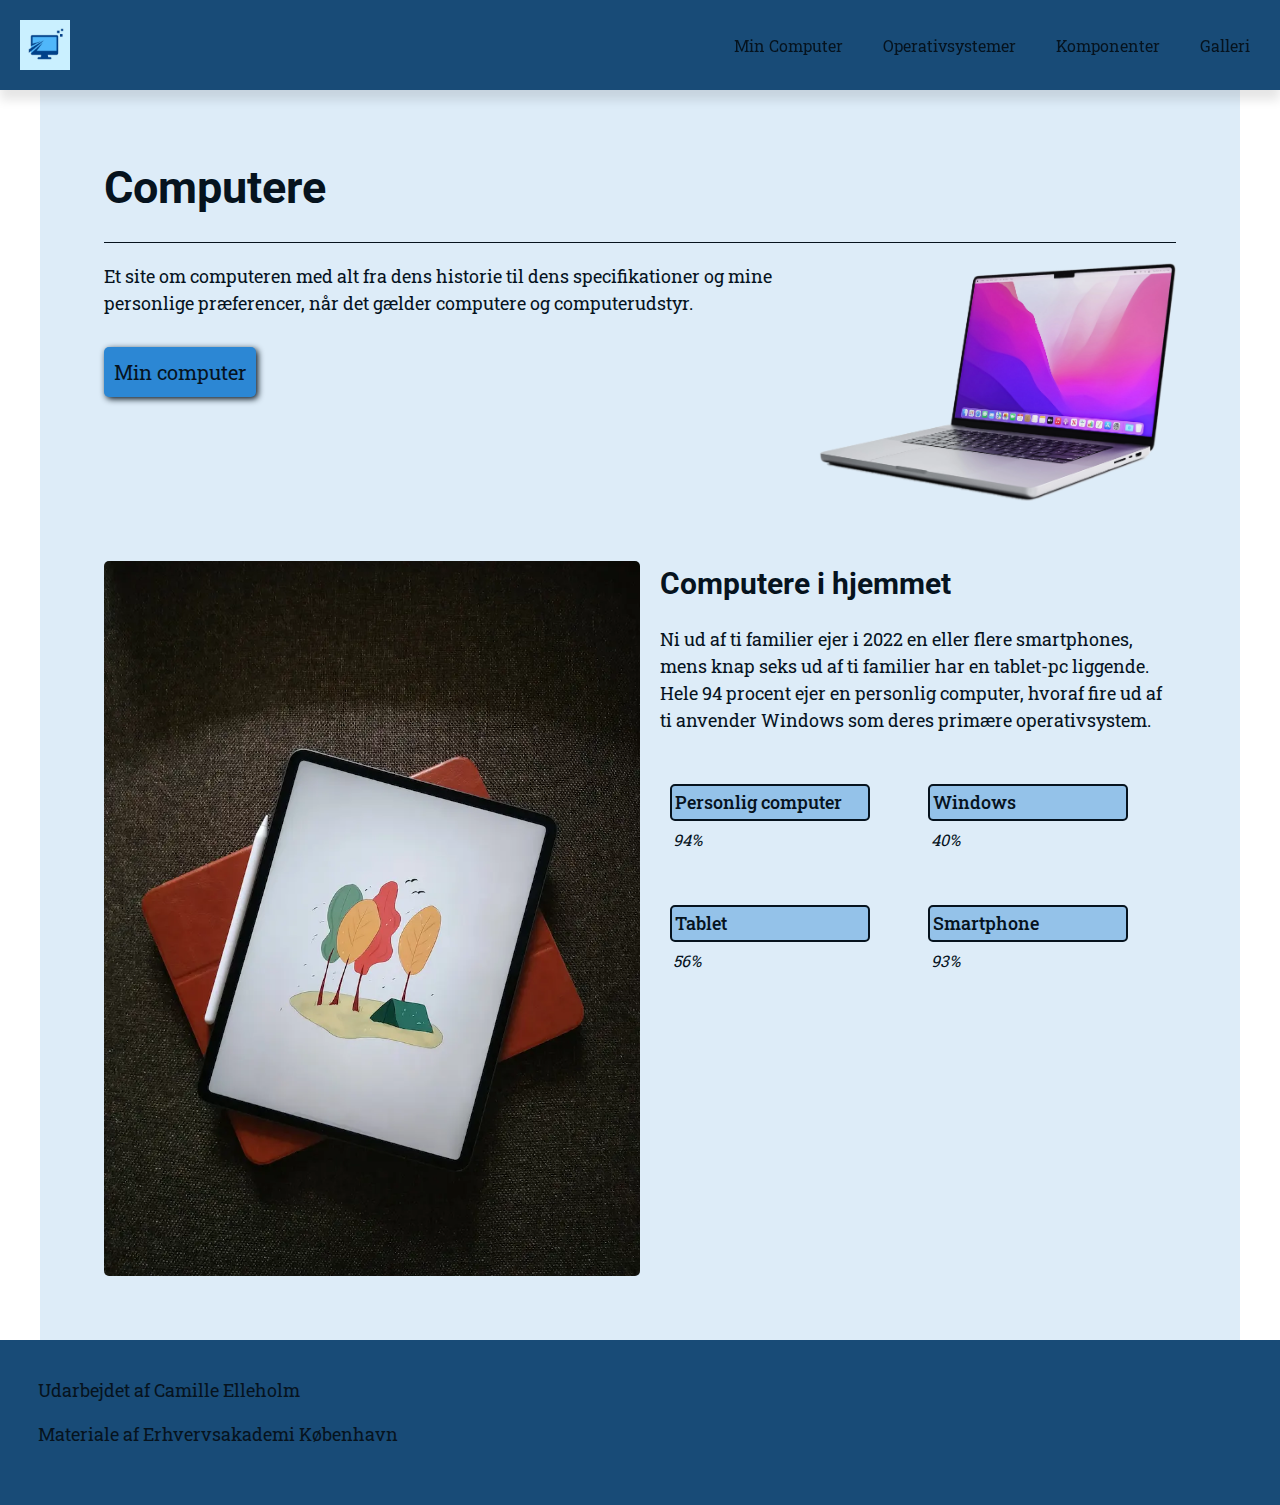
<file: index.html>
<!DOCTYPE html>
<html lang="da">
  <head>
    <meta charset="UTF-8" />
    <meta name="viewport" content="width=device-width, initial-scale=1.0" />
    <title>Mobilsite - Forside</title>
    <meta name="robots" content="noindex" />
    <link rel="stylesheet" href="generel.css" />
    <link rel="stylesheet" href="layout.css" />

    <!-- -----------------------FONTS ---------------------------------------->
    <link rel="preconnect" href="https://fonts.googleapis.com" />
    <link rel="preconnect" href="https://fonts.gstatic.com" crossorigin />
    <link
      href="https://fonts.googleapis.com/css2?family=Overpass:ital,wght@0,100..900;1,100..900&family=Roboto+Slab:wght@100..900&display=swap"
      rel="stylesheet"
    />
    <link rel="preconnect" href="https://fonts.googleapis.com" />
    <link rel="preconnect" href="https://fonts.gstatic.com" crossorigin />
    <link
      href="https://fonts.googleapis.com/css2?family=Roboto+Slab:wght@100..900&family=Roboto:ital,wght@0,100..900;1,100..900&display=swap"
      rel="stylesheet"
    />
  </head>
  <body>
    <header>
      <div class="logo">
        <a href="index.html">
          <img
            src="imgs/ChatGPT Image 14. sep. 2025, 15.49.34.webp"
            alt="Blåt logo med computerskærm"
          />
        </a>
      </div>
      <nav>
        <ul class="menu">
          <li><a href="min_computer.html">Min Computer</a></li>
          <li><a href="operativsystemer.html">Operativsystemer</a></li>
          <li><a href="komponenter.html">Komponenter</a></li>
          <li><a href="galleri.html">Galleri</a></li>
        </ul>
      </nav>
    </header>
    <main>
      <h1>Computere</h1>
      <hr />
      <section class="grid_2-1">
        <section class="intro">
          <p>
            Et site om computeren med alt fra dens historie til dens
            specifikationer og mine personlige præferencer, når det gælder
            computere og computerudstyr.
          </p>
          <a href="min_computer.html">Min computer</a>
        </section>
        <img id="cutout" src="imgs/computer-cutout.webp" alt="Min compuer" />
      </section>
      <section class="grid_1-1">
        <section class="dl-text">
          <h2>Computere i hjemmet</h2>
          <p>
            Ni ud af ti familier ejer i 2022 en eller flere smartphones, mens
            knap seks ud af ti familier har en tablet-pc liggende. Hele 94
            procent ejer en personlig computer, hvoraf fire ud af ti anvender
            Windows som deres primære operativsystem.
          </p>
          <dl class="grid_1-1">
            <div class="personlig">
              <dt>Personlig computer</dt>
              <dd>94%</dd>
            </div>
            <div class="windows">
              <dt>Windows</dt>
              <dd>40%</dd>
            </div>
            <div class="tablet">
              <dt>Tablet</dt>
              <dd>56%</dd>
            </div>
            <div class="smartphone">
              <dt>Smartphone</dt>
              <dd>93%</dd>
            </div>
          </dl>
        </section>
        <img src="imgs/tablet.webp" alt="Tablet" class="order" />
      </section>
    </main>
    <footer>
      <p>Udarbejdet af Camille Elleholm</p>
      <p>Materiale af Erhvervsakademi København</p>
    </footer>
  </body>
</html>
</file>
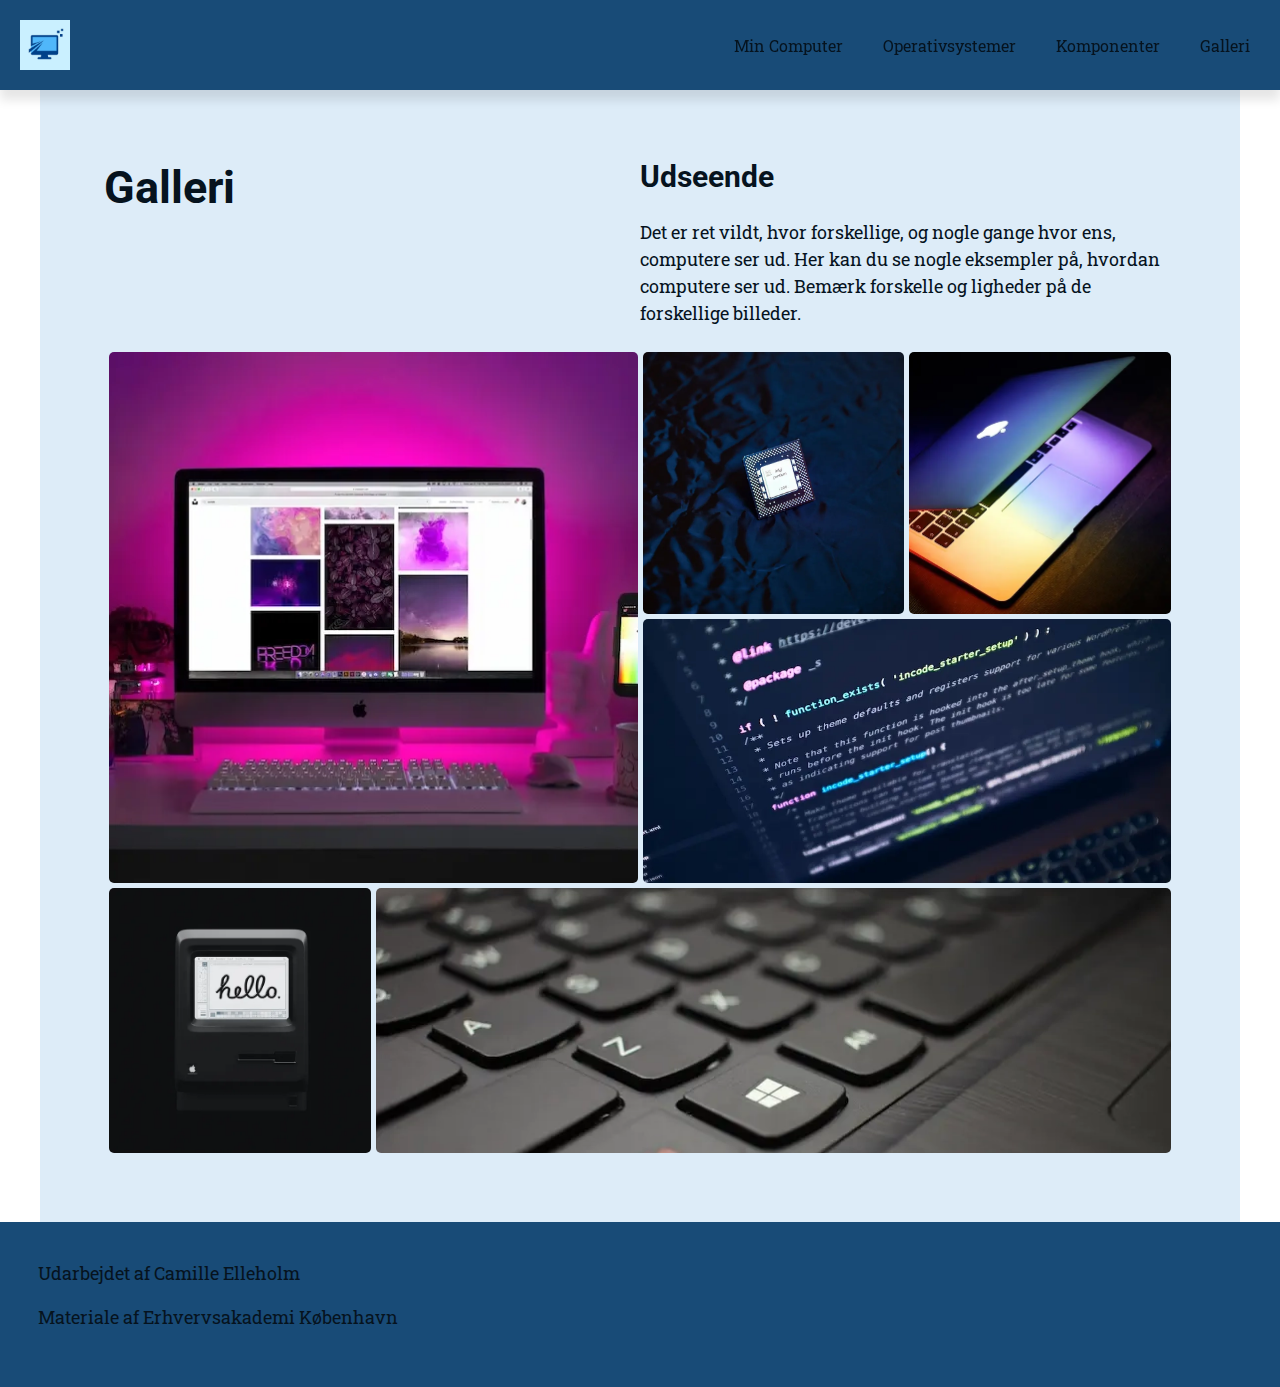
<file: galleri.html>
<!DOCTYPE html>
<html lang="da">
  <head>
    <meta charset="UTF-8" />
    <meta name="viewport" content="width=device-width, initial-scale=1.0" />
    <title>Mobilsite - Galleri</title>
    <meta name="robots" content="noindex" />
    <link rel="stylesheet" href="generel.css" />
    <link rel="stylesheet" href="layout.css" />
    <!-- -----------------------FONTS ---------------------------------------->
    <link rel="preconnect" href="https://fonts.googleapis.com" />
    <link rel="preconnect" href="https://fonts.gstatic.com" crossorigin />
    <link
      href="https://fonts.googleapis.com/css2?family=Overpass:ital,wght@0,100..900;1,100..900&family=Roboto+Slab:wght@100..900&display=swap"
      rel="stylesheet"
    />
    <link rel="preconnect" href="https://fonts.googleapis.com" />
    <link rel="preconnect" href="https://fonts.gstatic.com" crossorigin />
    <link
      href="https://fonts.googleapis.com/css2?family=Roboto+Slab:wght@100..900&family=Roboto:ital,wght@0,100..900;1,100..900&display=swap"
      rel="stylesheet"
    />
  </head>
  <body>
    <header>
      <div class="logo">
        <a href="index.html">
          <img
            src="imgs/ChatGPT Image 14. sep. 2025, 15.49.34.webp"
            alt="Blåt logo med computerskærm"
          />
        </a>
      </div>
      <nav>
        <ul class="menu">
          <li><a href="min_computer.html">Min Computer</a></li>
          <li><a href="operativsystemer.html">Operativsystemer</a></li>
          <li><a href="komponenter.html">Komponenter</a></li>
          <li><a href="galleri.html">Galleri</a></li>
        </ul>
      </nav>
    </header>
    <main>
      <section class="grid_1-1">
        <h1>Galleri</h1>

        <div class="galleri-text">
          <h2>Udseende</h2>
          <p>
            Det er ret vildt, hvor forskellige, og nogle gange hvor ens,
            computere ser ud. Her kan du se nogle eksempler på, hvordan
            computere ser ud. Bemærk forskelle og ligheder på de forskellige
            billeder.
          </p>
        </div>
      </section>
      <section class="grid_1-1-1-1">
        <img
          src="imgs/galleri/desktop-setup.webp"
          alt="Desktop Setup med pink lys"
          id="desktop"
        />
        <img src="imgs/galleri/intel-chip.webp" alt="Intel chip" />
        <img src="imgs/galleri/macbook.webp" alt="En let åben Macbook" />
        <img
          src="imgs/galleri/keyboard.webp"
          alt="Closeup af computer keyboard"
        />
        <img
          src="imgs/galleri/apple-84.webp"
          alt="En Apple 84 med teksten
      Hello"
        />
        <img src="imgs/galleri/code.webp" alt="Kode" />
      </section>
    </main>
    <footer>
      <p>Udarbejdet af Camille Elleholm</p>
      <p>Materiale af Erhvervsakademi København</p>
    </footer>
  </body>
</html>
</file>
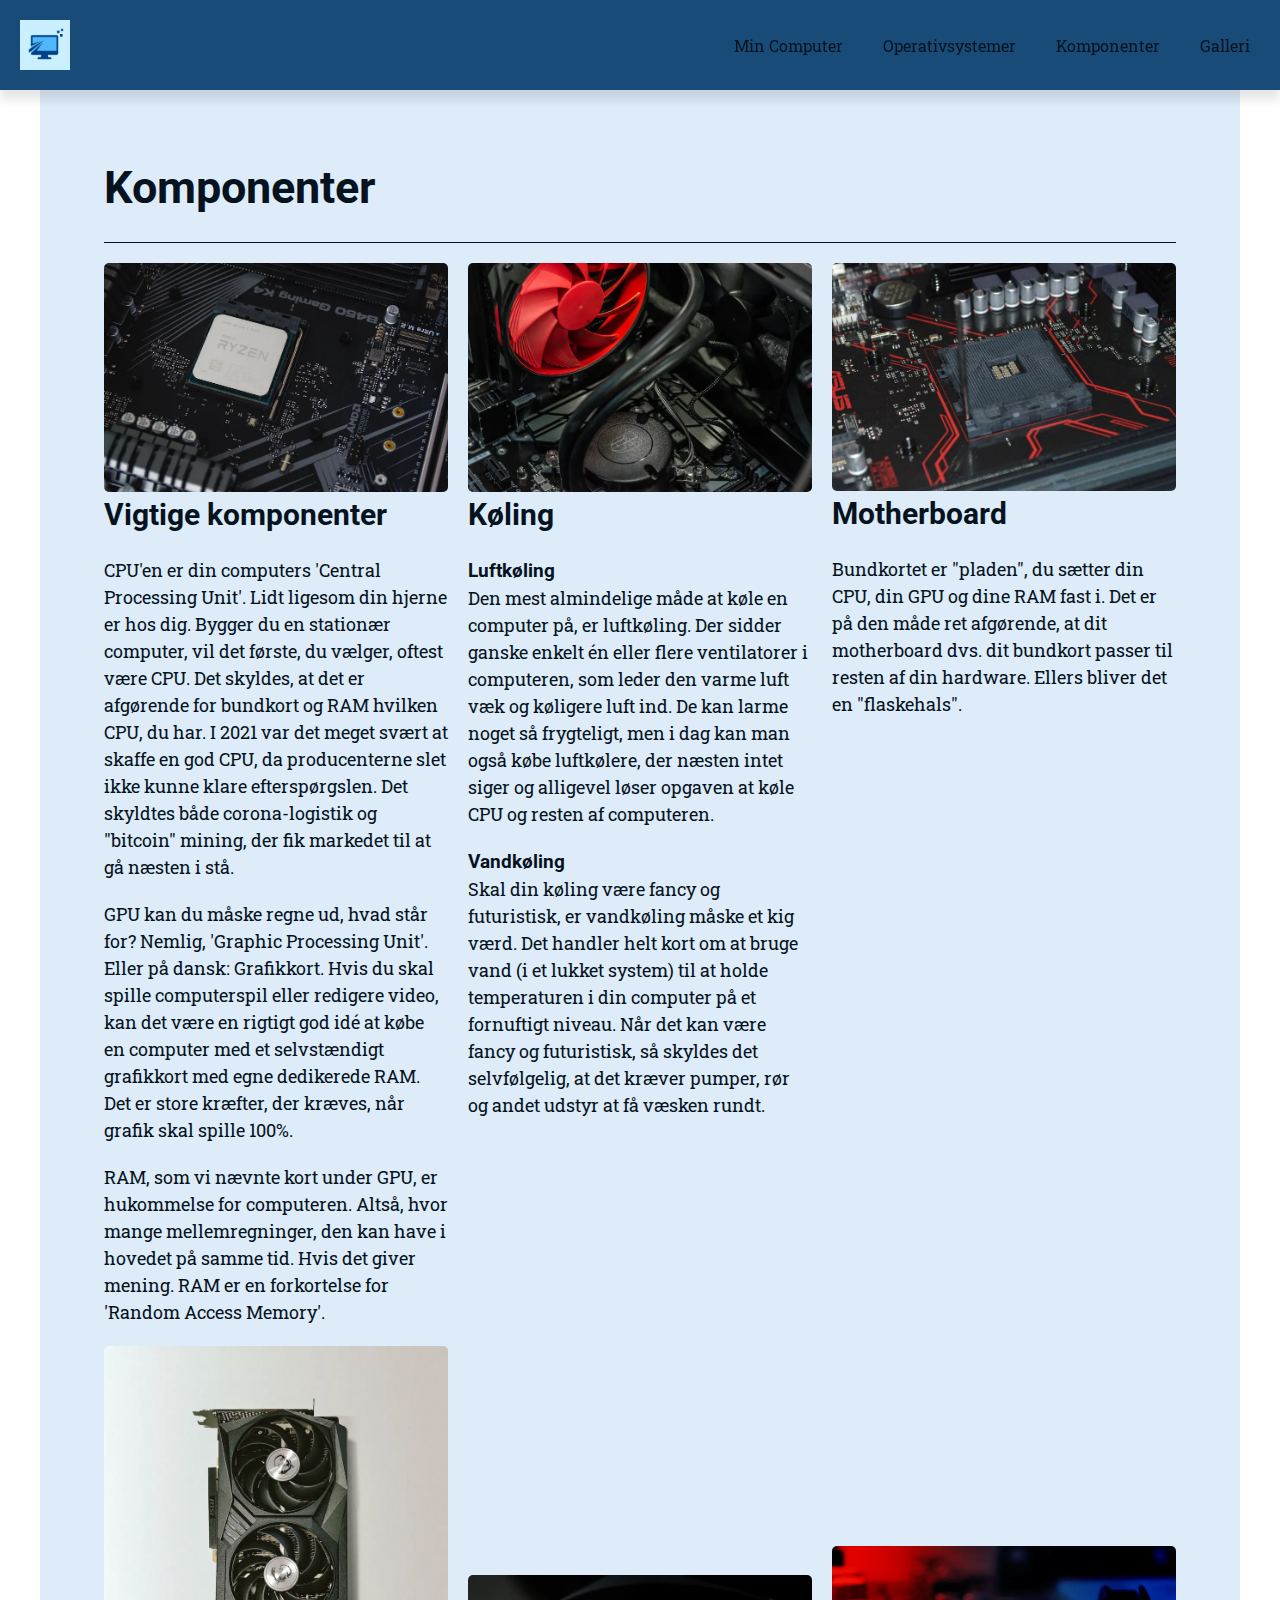
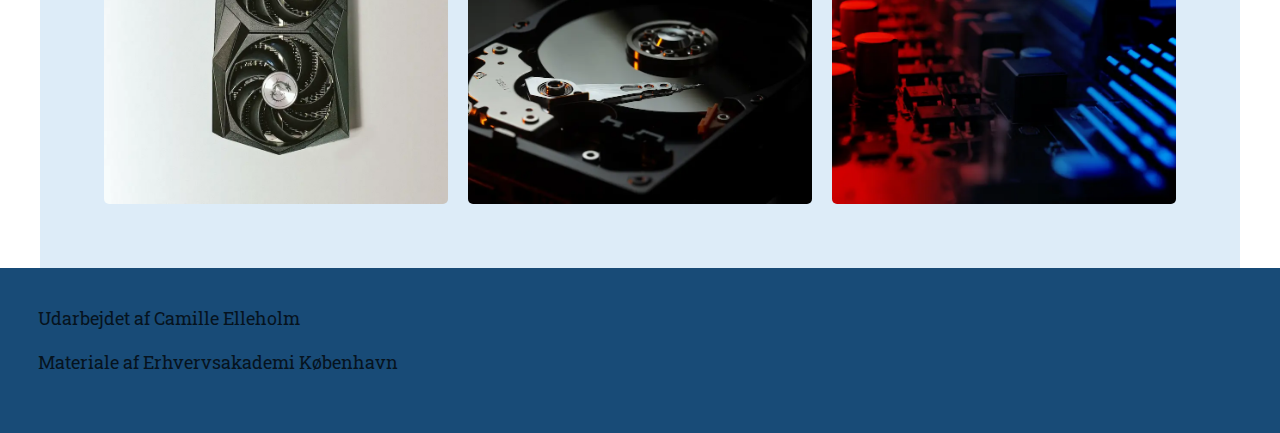
<file: komponenter.html>
<!DOCTYPE html>
<html lang="da">
  <head>
    <meta charset="UTF-8" />
    <meta name="viewport" content="width=device-width, initial-scale=1.0" />
    <title>Mobilsite - Komponenter</title>
    <meta name="robots" content="noindex" />
    <link rel="stylesheet" href="generel.css" />
    <link rel="stylesheet" href="layout.css" />
    <!-- -----------------------FONTS ---------------------------------------->
    <link rel="preconnect" href="https://fonts.googleapis.com" />
    <link rel="preconnect" href="https://fonts.gstatic.com" crossorigin />
    <link
      href="https://fonts.googleapis.com/css2?family=Overpass:ital,wght@0,100..900;1,100..900&family=Roboto+Slab:wght@100..900&display=swap"
      rel="stylesheet"
    />
    <link rel="preconnect" href="https://fonts.googleapis.com" />
    <link rel="preconnect" href="https://fonts.gstatic.com" crossorigin />
    <link
      href="https://fonts.googleapis.com/css2?family=Roboto+Slab:wght@100..900&family=Roboto:ital,wght@0,100..900;1,100..900&display=swap"
      rel="stylesheet"
    />
  </head>
  <body>
    <header>
      <div class="logo">
        <a href="index.html">
          <img
            src="imgs/ChatGPT Image 14. sep. 2025, 15.49.34.webp"
            alt="Blåt logo med computerskærm"
          />
        </a>
      </div>
      <nav>
        <ul class="menu">
          <li><a href="min_computer.html">Min Computer</a></li>
          <li><a href="operativsystemer.html">Operativsystemer</a></li>
          <li><a href="komponenter.html">Komponenter</a></li>
          <li><a href="galleri.html">Galleri</a></li>
        </ul>
      </nav>
    </header>
    <main>
      <h1>Komponenter</h1>
      <hr />
      <section class="grid_1-1-1">
        <div class="flex_col">
          <div>
            <img src="imgs/komponenter/processor.webp" alt="Processor" />
            <h2>Vigtige komponenter</h2>
            <p>
              CPU'en er din computers 'Central Processing Unit'. Lidt ligesom
              din hjerne er hos dig. Bygger du en stationær computer, vil det
              første, du vælger, oftest være CPU. Det skyldes, at det er
              afgørende for bundkort og RAM hvilken CPU, du har. I 2021 var det
              meget svært at skaffe en god CPU, da producenterne slet ikke kunne
              klare efterspørgslen. Det skyldtes både corona-logistik og
              "bitcoin" mining, der fik markedet til at gå næsten i stå.
            </p>
            <p>
              GPU kan du måske regne ud, hvad står for? Nemlig, 'Graphic
              Processing Unit'. Eller på dansk: Grafikkort. Hvis du skal spille
              computerspil eller redigere video, kan det være en rigtigt god idé
              at købe en computer med et selvstændigt grafikkort med egne
              dedikerede RAM. Det er store kræfter, der kræves, når grafik skal
              spille 100%.
            </p>
            <p>
              RAM, som vi nævnte kort under GPU, er hukommelse for computeren.
              Altså, hvor mange mellemregninger, den kan have i hovedet på samme
              tid. Hvis det giver mening. RAM er en forkortelse for 'Random
              Access Memory'.
            </p>
          </div>
          <img src="imgs/komponenter/grafikkort.webp" alt="Grafikkort" />
        </div>
        <div class="flex_col">
          <div>
            <img src="imgs/komponenter/luft.webp" alt="Luftkøling" />
            <h2>Køling</h2>
            <h3>Luftkøling</h3>
            <p>
              Den mest almindelige måde at køle en computer på, er luftkøling.
              Der sidder ganske enkelt én eller flere ventilatorer i computeren,
              som leder den varme luft væk og køligere luft ind. De kan larme
              noget så frygteligt, men i dag kan man også købe luftkølere, der
              næsten intet siger og alligevel løser opgaven at køle CPU og
              resten af computeren.
            </p>
            <h3>Vandkøling</h3>
            <p>
              Skal din køling være fancy og futuristisk, er vandkøling måske et
              kig værd. Det handler helt kort om at bruge vand (i et lukket
              system) til at holde temperaturen i din computer på et fornuftigt
              niveau. Når det kan være fancy og futuristisk, så skyldes det
              selvfølgelig, at det kræver pumper, rør og andet udstyr at få
              væsken rundt.
            </p>
          </div>
          <img src="imgs/komponenter/vand.webp" alt="Vandkøling" />
        </div>
        <div class="flex_col">
          <div>
            <img src="imgs/komponenter/motherboard2.webp" alt="Motherboard" />
            <h2>Motherboard</h2>
            <p>
              Bundkortet er "pladen", du sætter din CPU, din GPU og dine RAM
              fast i. Det er på den måde ret afgørende, at dit motherboard dvs.
              dit bundkort passer til resten af din hardware. Ellers bliver det
              en "flaskehals".
            </p>
          </div>
          <img src="imgs/komponenter/motherboard1.webp" alt="Motherboard" />
        </div>
      </section>
    </main>
    <footer>
      <p>Udarbejdet af Camille Elleholm</p>
      <p>Materiale af Erhvervsakademi København</p>
    </footer>
  </body>
</html>
</file>
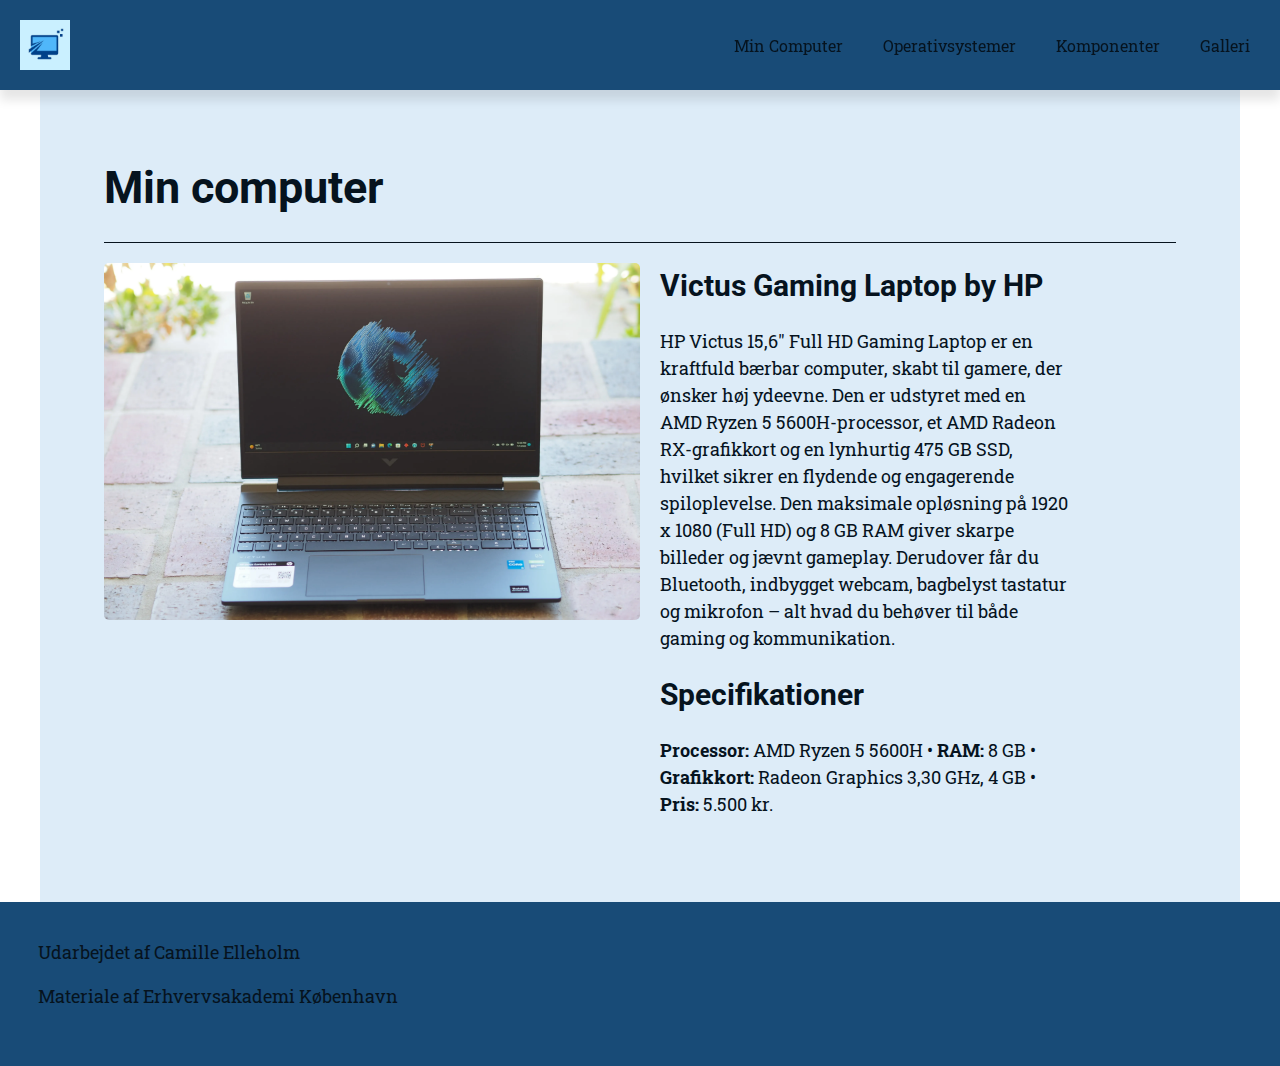
<file: min_computer.html>
<!DOCTYPE html>
<html lang="da">
  <head>
    <meta charset="UTF-8" />
    <meta name="viewport" content="width=device-width, initial-scale=1.0" />
    <title>Mobilsite - Min Computer</title>
    <meta name="robots" content="noindex" />
    <link rel="stylesheet" href="generel.css" />
    <link rel="stylesheet" href="layout.css" />
    <!-- -----------------------FONTS ---------------------------------------->
    <link rel="preconnect" href="https://fonts.googleapis.com" />
    <link rel="preconnect" href="https://fonts.gstatic.com" crossorigin />
    <link
      href="https://fonts.googleapis.com/css2?family=Overpass:ital,wght@0,100..900;1,100..900&family=Roboto+Slab:wght@100..900&display=swap"
      rel="stylesheet"
    />
    <link rel="preconnect" href="https://fonts.googleapis.com" />
    <link rel="preconnect" href="https://fonts.gstatic.com" crossorigin />
    <link
      href="https://fonts.googleapis.com/css2?family=Roboto+Slab:wght@100..900&family=Roboto:ital,wght@0,100..900;1,100..900&display=swap"
      rel="stylesheet"
    />
  </head>
  <body>
    <header>
      <div class="logo">
        <a href="index.html">
          <img
            src="imgs/ChatGPT Image 14. sep. 2025, 15.49.34.webp"
            alt="Blåt logo med computerskærm"
          />
        </a>
      </div>
      <nav>
        <ul class="menu">
          <li><a href="min_computer.html">Min Computer</a></li>
          <li><a href="operativsystemer.html">Operativsystemer</a></li>
          <li><a href="komponenter.html">Komponenter</a></li>
          <li><a href="galleri.html">Galleri</a></li>
        </ul>
      </nav>
    </header>
    <main>
      <h1>Min computer</h1>
      <hr />
      <section class="grid_1-1">
        <img
          src="imgs/hp-victus-15-featured.webp"
          alt="Victus gaming laptop by HP"
        />
        <div class="specs">
          <h2>Victus Gaming Laptop by HP</h2>
          <p>
            HP Victus 15,6" Full HD Gaming Laptop er en kraftfuld bærbar
            computer, skabt til gamere, der ønsker høj ydeevne. Den er udstyret
            med en AMD Ryzen 5 5600H-processor, et AMD Radeon RX-grafikkort og
            en lynhurtig 475 GB SSD, hvilket sikrer en flydende og engagerende
            spiloplevelse. Den maksimale opløsning på 1920 x 1080 (Full HD) og 8
            GB RAM giver skarpe billeder og jævnt gameplay. Derudover får du
            Bluetooth, indbygget webcam, bagbelyst tastatur og mikrofon – alt
            hvad du behøver til både gaming og kommunikation.
          </p>
          <h2>Specifikationer</h2>
          <p>
            <strong>Processor:</strong> AMD Ryzen 5 5600H &bull;
            <strong>RAM:</strong> 8 GB &bull;
            <strong>Grafikkort:</strong> Radeon Graphics 3,30 GHz, 4 GB &bull;
            <strong>Pris:</strong> 5.500 kr.
          </p>
        </div>
      </section>
    </main>
    <footer>
      <p>Udarbejdet af Camille Elleholm</p>
      <p>Materiale af Erhvervsakademi København</p>
    </footer>
  </body>
</html>
</file>
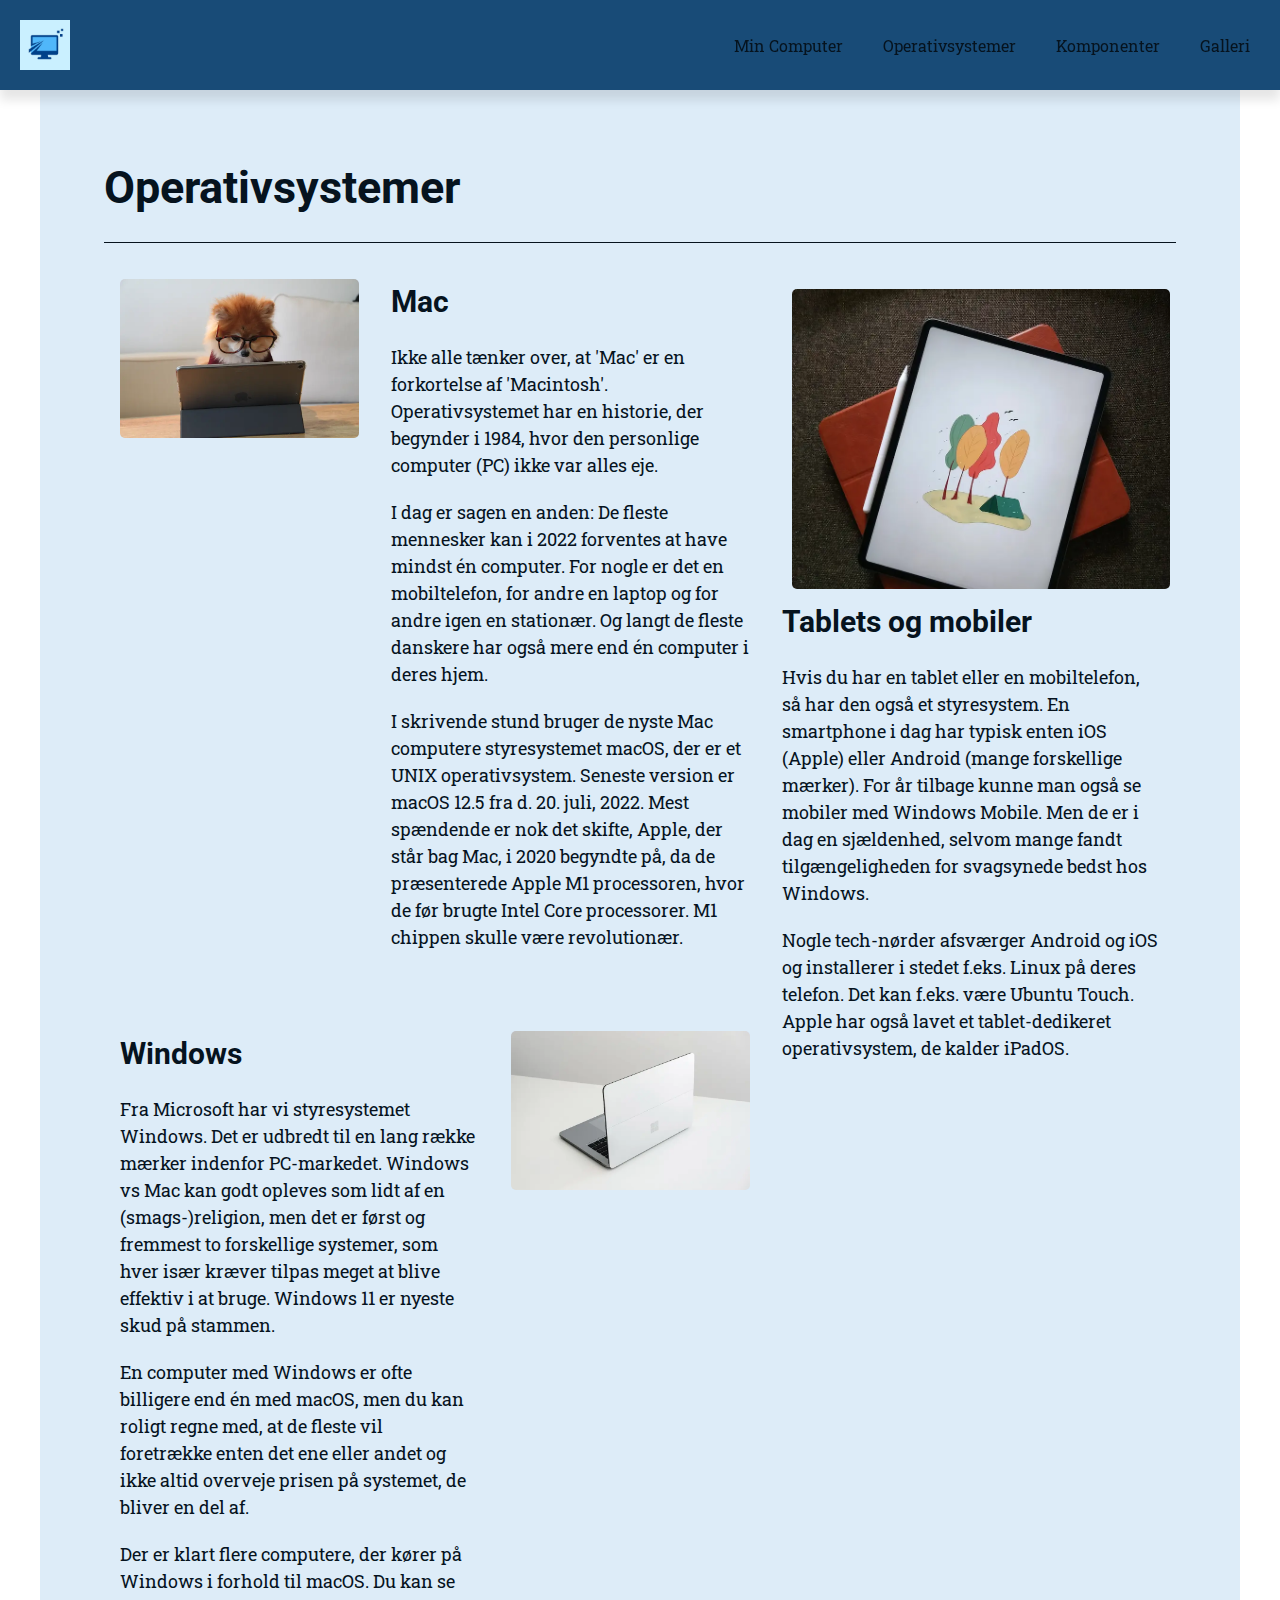
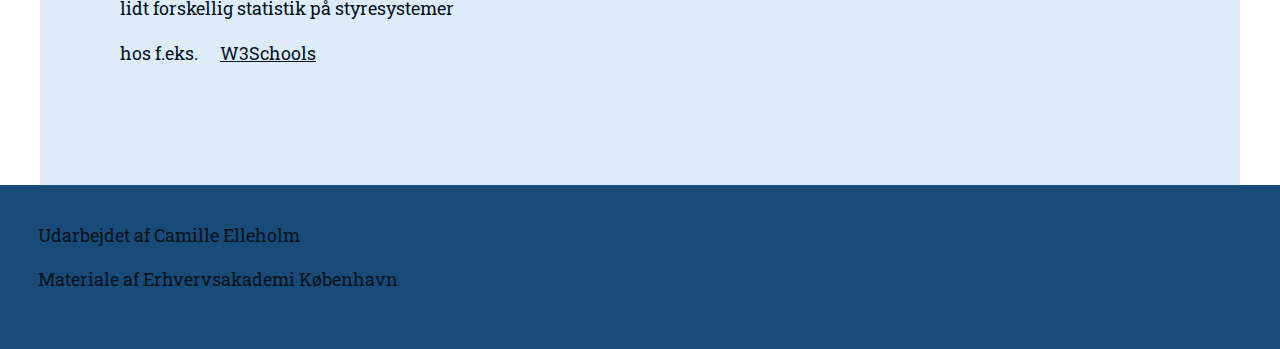
<file: operativsystemer.html>
<!DOCTYPE html>
<html lang="da">
  <head>
    <meta charset="UTF-8" />
    <meta name="viewport" content="width=device-width, initial-scale=1.0" />
    <title>Mobilsite - Operativsystemer</title>
    <meta name="robots" content="noindex" />
    <link rel="stylesheet" href="generel.css" />
    <link rel="stylesheet" href="layout.css" />
    <!-- -----------------------FONTS ---------------------------------------->
    <link rel="preconnect" href="https://fonts.googleapis.com" />
    <link rel="preconnect" href="https://fonts.gstatic.com" crossorigin />
    <link
      href="https://fonts.googleapis.com/css2?family=Overpass:ital,wght@0,100..900;1,100..900&family=Roboto+Slab:wght@100..900&display=swap"
      rel="stylesheet"
    />
    <link rel="preconnect" href="https://fonts.googleapis.com" />
    <link rel="preconnect" href="https://fonts.gstatic.com" crossorigin />
    <link
      href="https://fonts.googleapis.com/css2?family=Roboto+Slab:wght@100..900&family=Roboto:ital,wght@0,100..900;1,100..900&display=swap"
      rel="stylesheet"
    />
  </head>
  <body>
    <header>
      <div class="logo">
        <a href="index.html">
          <img
            src="imgs/ChatGPT Image 14. sep. 2025, 15.49.34.webp"
            alt="Blåt logo med computerskærm"
          />
        </a>
      </div>
      <nav>
        <ul class="menu">
          <li><a href="min_computer.html">Min Computer</a></li>
          <li><a href="operativsystemer.html">Operativsystemer</a></li>
          <li><a href="komponenter.html">Komponenter</a></li>
          <li><a href="galleri.html">Galleri</a></li>
        </ul>
      </nav>
    </header>
    <main>
      <h1>Operativsystemer</h1>
      <hr />
      <section class="grid_5-3">
        <div class="mac-windows">
          <section class="grid_2-3">
            <img
              src="imgs/mac.webp"
              alt="Hund med mac tablet"
              class="mac-hund"
            />
            <div class="mac-text">
              <h2>Mac</h2>
              <p>
                Ikke alle tænker over, at 'Mac' er en forkortelse af
                'Macintosh'. Operativsystemet har en historie, der begynder i
                1984, hvor den personlige computer (PC) ikke var alles eje.
              </p>
              <p>
                I dag er sagen en anden: De fleste mennesker kan i 2022
                forventes at have mindst én computer. For nogle er det en
                mobiltelefon, for andre en laptop og for andre igen en
                stationær. Og langt de fleste danskere har også mere end én
                computer i deres hjem.
              </p>
              <p>
                I skrivende stund bruger de nyste Mac computere styresystemet
                macOS, der er et UNIX operativsystem. Seneste version er macOS
                12.5 fra d. 20. juli, 2022. Mest spændende er nok det skifte,
                Apple, der står bag Mac, i 2020 begyndte på, da de præsenterede
                Apple M1 processoren, hvor de før brugte Intel Core processorer.
                M1 chippen skulle være revolutionær.
              </p>
            </div>
          </section>
          <section class="grid_3-2">
            <img
              src="imgs/windows.webp"
              alt="Windows computer"
              class="windows-pic"
            />
            <div class="order">
              <h2>Windows</h2>
              <p>
                Fra Microsoft har vi styresystemet Windows. Det er udbredt til
                en lang række mærker indenfor PC-markedet. Windows vs Mac kan
                godt opleves som lidt af en (smags-)religion, men det er først
                og fremmest to forskellige systemer, som hver især kræver tilpas
                meget at blive effektiv i at bruge. Windows 11 er nyeste skud på
                stammen.
              </p>
              <p>
                En computer med Windows er ofte billigere end én med macOS, men
                du kan roligt regne med, at de fleste vil foretrække enten det
                ene eller andet og ikke altid overveje prisen på systemet, de
                bliver en del af.
              </p>
              <p>
                Der er klart flere computere, der kører på Windows i forhold til
                macOS. Du kan se lidt forskellig statistik på styresystemer hos
                f.eks.

                <a
                  href="https://www.w3schools.com/browsers/browsers_os.asp"
                  class="w3schools"
                  >W3Schools</a
                >
              </p>
            </div>
          </section>
        </div>
        <div class="tablets-mobiler">
          <img src="imgs/tablet.webp" alt="Tablet" class="tablet" />
          <h2>Tablets og mobiler</h2>
          <p>
            Hvis du har en tablet eller en mobiltelefon, så har den også et
            styresystem. En smartphone i dag har typisk enten iOS (Apple) eller
            Android (mange forskellige mærker). For år tilbage kunne man også se
            mobiler med Windows Mobile. Men de er i dag en sjældenhed, selvom
            mange fandt tilgængeligheden for svagsynede bedst hos Windows.
          </p>
          <p>
            Nogle tech-nørder afsværger Android og iOS og installerer i stedet
            f.eks. Linux på deres telefon. Det kan f.eks. være Ubuntu Touch.
            Apple har også lavet et tablet-dedikeret operativsystem, de kalder
            iPadOS.
          </p>
        </div>
      </section>
    </main>
    <footer>
      <p>Udarbejdet af Camille Elleholm</p>
      <p>Materiale af Erhvervsakademi København</p>
    </footer>
  </body>
</html>
</file>
<file: layout.css>
/*********** Phones *************/

@media (max-width: 768px) {
  main {
    padding: 2em;
    max-width: 768px;
    width: auto;
    display: grid;
    place-items: center;
  }

  main h1 {
    font-weight: 600;
    margin-bottom: 10px;
  }

  main h2 {
    font-weight: 500;
  }

  main h3 {
    font-family: "Roboto";
    font-weight: 500;
    color: #041626;
    font-style: italic;
  }

  main p {
    font-weight: 400;
    font-size: 16px;
    padding-bottom: 0.5em;
    width: auto;
    max-width: 500px;
    margin-bottom: 0.5em;
  }

  main a {
    margin-bottom: 0.5em;
    padding: 0.4em;
  }

  dl {
    margin-top: 0.3em;
    width: auto;
    max-width: 500px;
  }
  dt {
    padding: 1.5%;
    font-weight: 500;
  }
  dd {
    padding: 1.5%;
  }

  main img {
    max-width: 500px;
  }

  #cutout {
    max-width: 500px;
  }
  hr {
    display: none;
  }
}
/*********** Laptops and above *************/

@media (min-width: 769px) {
  main {
    max-width: 1200px;
    margin: 0 auto;
    padding: 4em;
    line-height: 1.5;
  }

  /** Index **/

  section.grid_2-1 {
    display: grid;
    grid-template-columns: 2fr 1fr;
  }
  .intro {
    grid-column: 1/2;
    /* width: 550px; */
  }
  #cutout {
    grid-column: 2/3;
  }
  .grid_1-1 {
    display: grid;
    grid-template-columns: 1fr 1fr;
    grid-template-rows: auto;
  }
  .order {
    order: -1;
    margin-top: 60px;
  }
  dl {
    border: none;
  }
  dd {
    margin-top: 4px;
    padding: 3px;
    margin-bottom: 10px;
  }
  dt {
    border: solid #06131e 2px;
    border-radius: 5px;
    width: 200px;
    padding: 3px;
    margin-top: 20px;
    font-size: 18px;
    font-weight: 500;
  }
  .personlig {
    grid-column: 1/2;
    grid-row: 1/2;
    margin: 10px;
  }
  .windows {
    grid-column: 2/3;
    grid-row: 1/2;
    margin: 10px;
  }
  .tablet {
    grid-column: 1/2;
    grid-row: 2/3;
    margin: 10px;
  }
  .smartphone {
    grid-column: 2/3;
    grid-row: 2/3;
    margin: 10px;
  }

  .dl-text {
    margin-left: 20px;
    margin-top: 60px;
  }

  .intro p {
    margin-bottom: 30px;
  }

  .intro a {
    font-size: 20px;
    padding: 10px;
  }

  /** Min computer **/

  .specs {
    margin-left: 20px;
    width: 410px;
  }

  /** Operativsystemer **/

  .grid_5-3 {
    grid-template-columns: 5fr 3fr;
    display: grid;
    padding: 1em;
  }

  .grid_5-3 .mac-windows {
    grid-column: 1/2;
  }

  .mac-windows .grid_2-3 {
    grid-template-columns: 2fr 3fr;
    display: grid;
  }

  .grid_2-3 .mac-hund {
    grid-column: 1/2;
  }

  .grid_2-3 .mac-text {
    grid-column: 2/3;
  }

  .mac-windows .grid_3-2 {
    grid-template-columns: 3fr 2fr;
    display: grid;
  }

  .grid_5-3 .tablets-mobiler {
    grid-column: 2/3;
  }

  .windows-pic {
    margin-top: 60px;
  }

  .mac-hund,
  .windows-pic,
  .tablet {
    object-fit: cover;
    max-height: 300px; /* juster efter behov */
    width: 100%;
  }

  .grid_5-3,
  .grid_2-3,
  .grid_3-2 {
    gap: 2em;
  }

  /* Galleri */

  .grid_1-1-1-1 {
    display: grid;
    grid-template-columns: 1fr 1fr 1fr 1fr;
    gap: 5px;
    margin: 5px;
  }

  img[src*="imgs/galleri/desktop-setup.webp"] {
    grid-column: 1/3;
    grid-row: 1/3;
  }

  img[src*="imgs/galleri/intel-chip.webp"] {
    grid-column: 3/4;
    grid-row: 1/2;
  }

  img[src*="imgs/galleri/macbook.webp"] {
    grid-column: 4/5;
    grid-row: 1/2;
  }

  img[src*="imgs/galleri/code.webp"] {
    grid-column: 3/5;
    grid-row: 2/3;
  }

  img[src*="imgs/galleri/apple-84.webp"] {
    grid-column: 1/2;
    grid-row: 3/4;
  }

  img[src*="imgs/galleri/keyboard.webp"] {
    grid-column: 2/5;
    grid-row: 3/4;
  }

  .grid_1-1-1-1 img {
    align-self: stretch;
    object-fit: cover;
  }

  /* Komponenter */

  .grid_1-1-1 {
    display: grid;
    grid-template-columns: repeat(3, 1fr);
    gap: 20px;
  }

  .flex_col {
    display: flex;
    flex-direction: column;
  }

  .flex_col > :last-child {
    margin-top: auto;
  }
  /* Text */

  h1 {
    margin-bottom: 20px;
    font-size: 45px;
  }

  p {
    font-size: 18px;
    margin-bottom: 20px;
  }

  h2 {
    font-size: 30px;
    margin-bottom: 20px;
  }
}
</file>
<file: generel.css>
/*************** Reset *********************/
* {
  margin: 0;
  padding: 0;
  box-sizing: border-box;
}

img {
  width: 100%;
  height: auto;
  display: block;
}

/*************** Header *********************/

header {
  background-color: #184b77;
  position: sticky;
  top: 0;
  display: flex;
  justify-content: space-between;
  align-items: center;
  padding: 20px;
  box-shadow: 0 10px 10px rgba(0, 0, 0, 0.1);
}

.logo img {
  width: 50px;
  height: 50px;
}

nav {
  display: flex;
  align-items: center;
}

.menu {
  display: flex;
  list-style: none;
  margin: 0;
  padding: 0;
}

.menu li {
  margin-right: 20px;
}

.menu li:last-child {
  margin-right: 0;
}

.menu a {
  display: block;
  padding: 10px;
  color: #06131e;
  font-family: "Roboto Slab", serif;
  text-decoration: none;
  transition: color 0.3s;
  text-align: end;
}

.menu a:hover {
  color: #94c2e9;
  font-family: "Roboto Slab", serif;
}
/*************** Main *********************/

main {
  background-color: #ddecf8;
  margin-left: auto;
  margin-right: auto;
}

main h1 {
  font-family: "Roboto";
  color: #06131e;
}

main h2 {
  font-family: "Roboto";
  color: #06131e;
}

main h3 {
  font-family: "Roboto";
  color: #06131e;
}

main p {
  font-family: "Roboto Slab", serif;
  font-style: normal;
  color: #06131e;
}

main a {
  color: #06131e;
  font-family: "Roboto Slab", serif;
  display: inline-block;
  background-color: #2c87d4;
  text-decoration: none;
  border-radius: 5px;
  padding: 1em;
  box-shadow: #06131e 2px 2px 6px;
}
main a:hover {
  background-color: #94c2e9;
}

.w3schools {
  text-decoration: underline;
  box-shadow: none;
  background-color: transparent;
  padding: none;
}

.w3schools:hover {
  background-color: transparent;
}

hr {
  background-color: none;
  border-top: solid #06131e 1px;
  padding: 10px;
  border-bottom: none;
  border-right: none;
  border-left: none;
}
/*************** Footer *********************/

footer {
  background-color: #184b77;
  color: #06131e;
  font-family: "Roboto Slab";
  padding: 3%;
}

/*************** Lists *********************/

dl {
  font-family: "Roboto Slab", serif;
  border: solid #06131e 2px;
  border-radius: 5px;
  color: #06131e;
}

dt {
  background-color: #94c2e9;
}

dd {
  font-style: italic;
}

/*************** Images *********************/

main img {
  border-radius: 5px;
}

/* menu css */

@media screen and (max-width: 800px) {
  .menu {
    display: none;
  }
}
</file>
